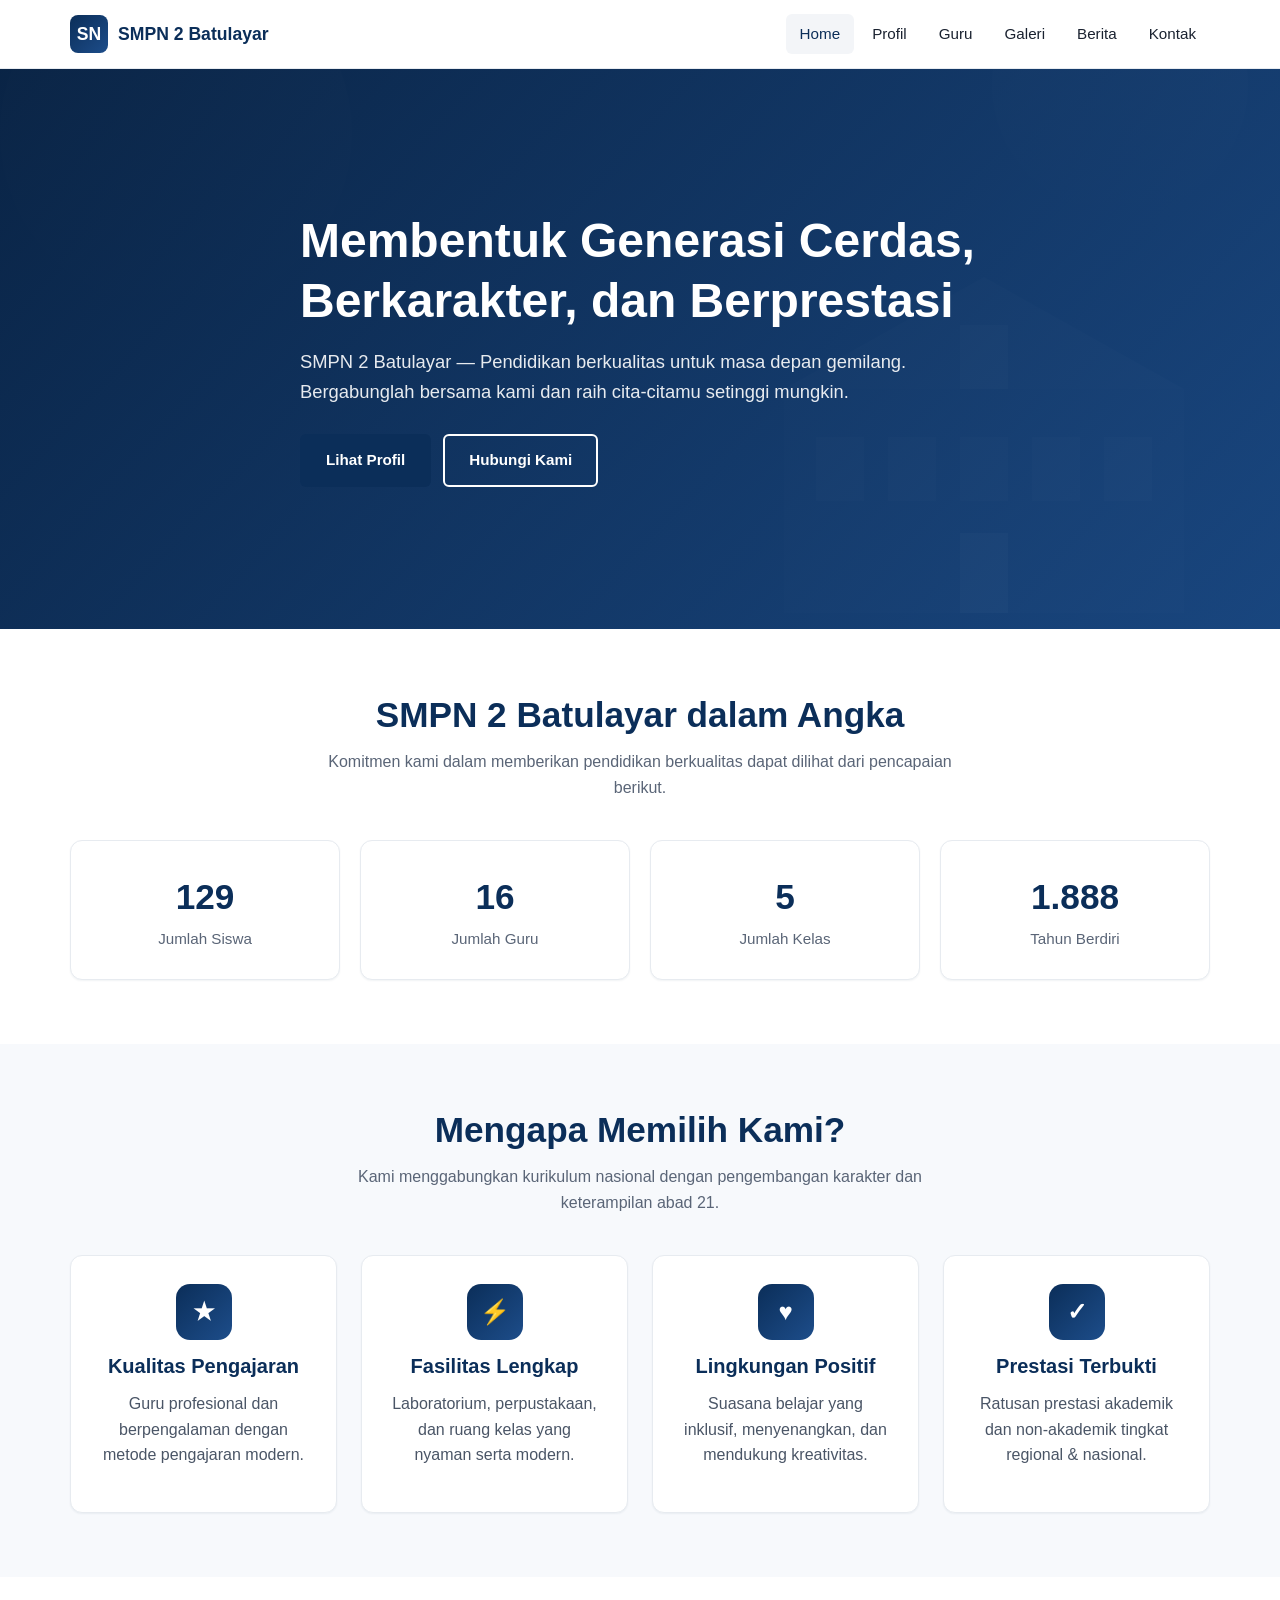
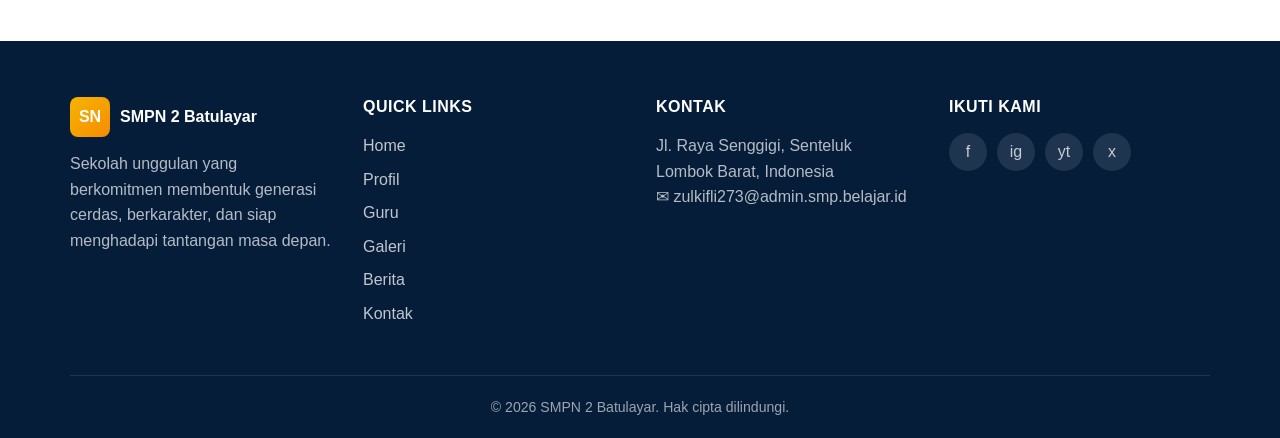
<file: index.html>
<!DOCTYPE html>
<html lang="id">
<head>
  <meta charset="UTF-8" />
  <meta name="viewport" content="width=device-width, initial-scale=1.0" />
  <title>SMPN 2 Batulayar - Sekolah Unggulan untuk Generasi Masa Depan</title>
  <meta name="description" content="SMPN 2 Batulayar adalah sekolah modern yang membentuk siswa berkarakter, kreatif, dan berprestasi melalui pendidikan berkualitas." />
  <meta name="keywords" content="SMPN 2 Batulayar, sekolah, pendidikan, profil sekolah, SMP, sekolah unggulan" />
  <meta name="author" content="SMPN 2 Batulayar" />
  <meta property="og:title" content="SMPN 2 Batulayar - Sekolah Unggulan" />
  <meta property="og:description" content="Membentuk generasi berkarakter, kreatif, dan berprestasi." />
  <meta property="og:type" content="website" />
  <link rel="stylesheet" href="css/style.css" />
</head>
<body>

  <!-- Navbar -->
  <header class="navbar">
    <div class="container nav-inner">
      <a href="index.html" class="nav-brand">
        <span class="logo">SN</span>
        <span>SMPN 2 Batulayar</span>
      </a>
      <button class="nav-toggle" aria-label="Buka menu" aria-expanded="false">
        <span></span><span></span><span></span>
      </button>
      <nav class="nav-menu" aria-label="Navigasi utama">
        <a href="index.html">Home</a>
        <a href="pages/profile.html">Profil</a>
        <a href="pages/teachers.html">Guru</a>
        <a href="pages/gallery.html">Galeri</a>
        <a href="pages/news.html">Berita</a>
        <a href="pages/contact.html">Kontak</a>
      </nav>
    </div>
  </header>

  <!-- Hero -->
  <section class="hero">
    <div class="container hero-content">
      <h1>Membentuk Generasi Cerdas, Berkarakter, dan Berprestasi</h1>
      <p class="tagline">SMPN 2 Batulayar — Pendidikan berkualitas untuk masa depan gemilang. Bergabunglah bersama kami dan raih cita-citamu setinggi mungkin.</p>
      <div class="hero-actions">
        <a href="pages/profile.html" class="btn btn-primary">Lihat Profil</a>
        <a href="pages/contact.html" class="btn btn-outline">Hubungi Kami</a>
      </div>
    </div>
  </section>

  <!-- Statistik -->
  <section class="section">
    <div class="container">
      <h2 class="section-title">SMPN 2 Batulayar dalam Angka</h2>
      <p class="section-sub">Komitmen kami dalam memberikan pendidikan berkualitas dapat dilihat dari pencapaian berikut.</p>
      <div class="stats-grid">
        <div class="stat-card">
          <span class="num" data-target="138">0</span>
          <span class="label">Jumlah Siswa</span>
        </div>
        <div class="stat-card">
          <span class="num" data-target="17">0</span>
          <span class="label">Jumlah Guru</span>
        </div>
        <div class="stat-card">
          <span class="num" data-target="6">0</span>
          <span class="label">Jumlah Kelas</span>
        </div>
        <div class="stat-card">
          <span class="num" data-target="2005">0</span>
          <span class="label">Tahun Berdiri</span>
        </div>
      </div>
    </div>
  </section>

  <!-- Keunggulan singkat -->
  <section class="section section-alt">
    <div class="container">
      <h2 class="section-title">Mengapa Memilih Kami?</h2>
      <p class="section-sub">Kami menggabungkan kurikulum nasional dengan pengembangan karakter dan keterampilan abad 21.</p>
      <div class="card-grid">
        <article class="value-card">
          <div class="icon">★</div>
          <h3>Kualitas Pengajaran</h3>
          <p>Guru profesional dan berpengalaman dengan metode pengajaran modern.</p>
        </article>
        <article class="value-card">
          <div class="icon">⚡</div>
          <h3>Fasilitas Lengkap</h3>
          <p>Laboratorium, perpustakaan, dan ruang kelas yang nyaman serta modern.</p>
        </article>
        <article class="value-card">
          <div class="icon">♥</div>
          <h3>Lingkungan Positif</h3>
          <p>Suasana belajar yang inklusif, menyenangkan, dan mendukung kreativitas.</p>
        </article>
        <article class="value-card">
          <div class="icon">✓</div>
          <h3>Prestasi Terbukti</h3>
          <p>Ratusan prestasi akademik dan non-akademik tingkat regional & nasional.</p>
        </article>
      </div>
    </div>
  </section>

  <!-- Footer -->
  <footer class="footer">
    <div class="container">
      <div class="footer-grid">
        <div>
          <div class="footer-brand">
            <span class="logo">SN</span>
            <span>SMPN 2 Batulayar</span>
          </div>
          <p>Sekolah unggulan yang berkomitmen membentuk generasi cerdas, berkarakter, dan siap menghadapi tantangan masa depan.</p>
        </div>
        <div>
          <h4>Quick Links</h4>
          <ul class="footer-links">
            <li><a href="index.html">Home</a></li>
            <li><a href="pages/profile.html">Profil</a></li>
            <li><a href="pages/teachers.html">Guru</a></li>
            <li><a href="pages/gallery.html">Galeri</a></li>
            <li><a href="pages/news.html">Berita</a></li>
            <li><a href="pages/contact.html">Kontak</a></li>
          </ul>
        </div>
        <div>
          <h4>Kontak</h4>
          <p>Jl. Raya Senggigi, Senteluk<br/>Lombok Barat, Indonesia<br/>✉ zulkifli273@admin.smp.belajar.id</p>
        </div>
        <div>
          <h4>Ikuti Kami</h4>
          <div class="social">
            <a href="#" aria-label="Facebook">f</a>
            <a href="#" aria-label="Instagram">ig</a>
            <a href="#" aria-label="YouTube">yt</a>
            <a href="#" aria-label="Twitter">x</a>
          </div>
        </div>
      </div>
      <div class="footer-bottom">
        &copy; <span id="year"></span> SMPN 2 Batulayar. Hak cipta dilindungi.
      </div>
    </div>
  </footer>

  <script src="js/script.js"></script>
</body>
</html>
</file>
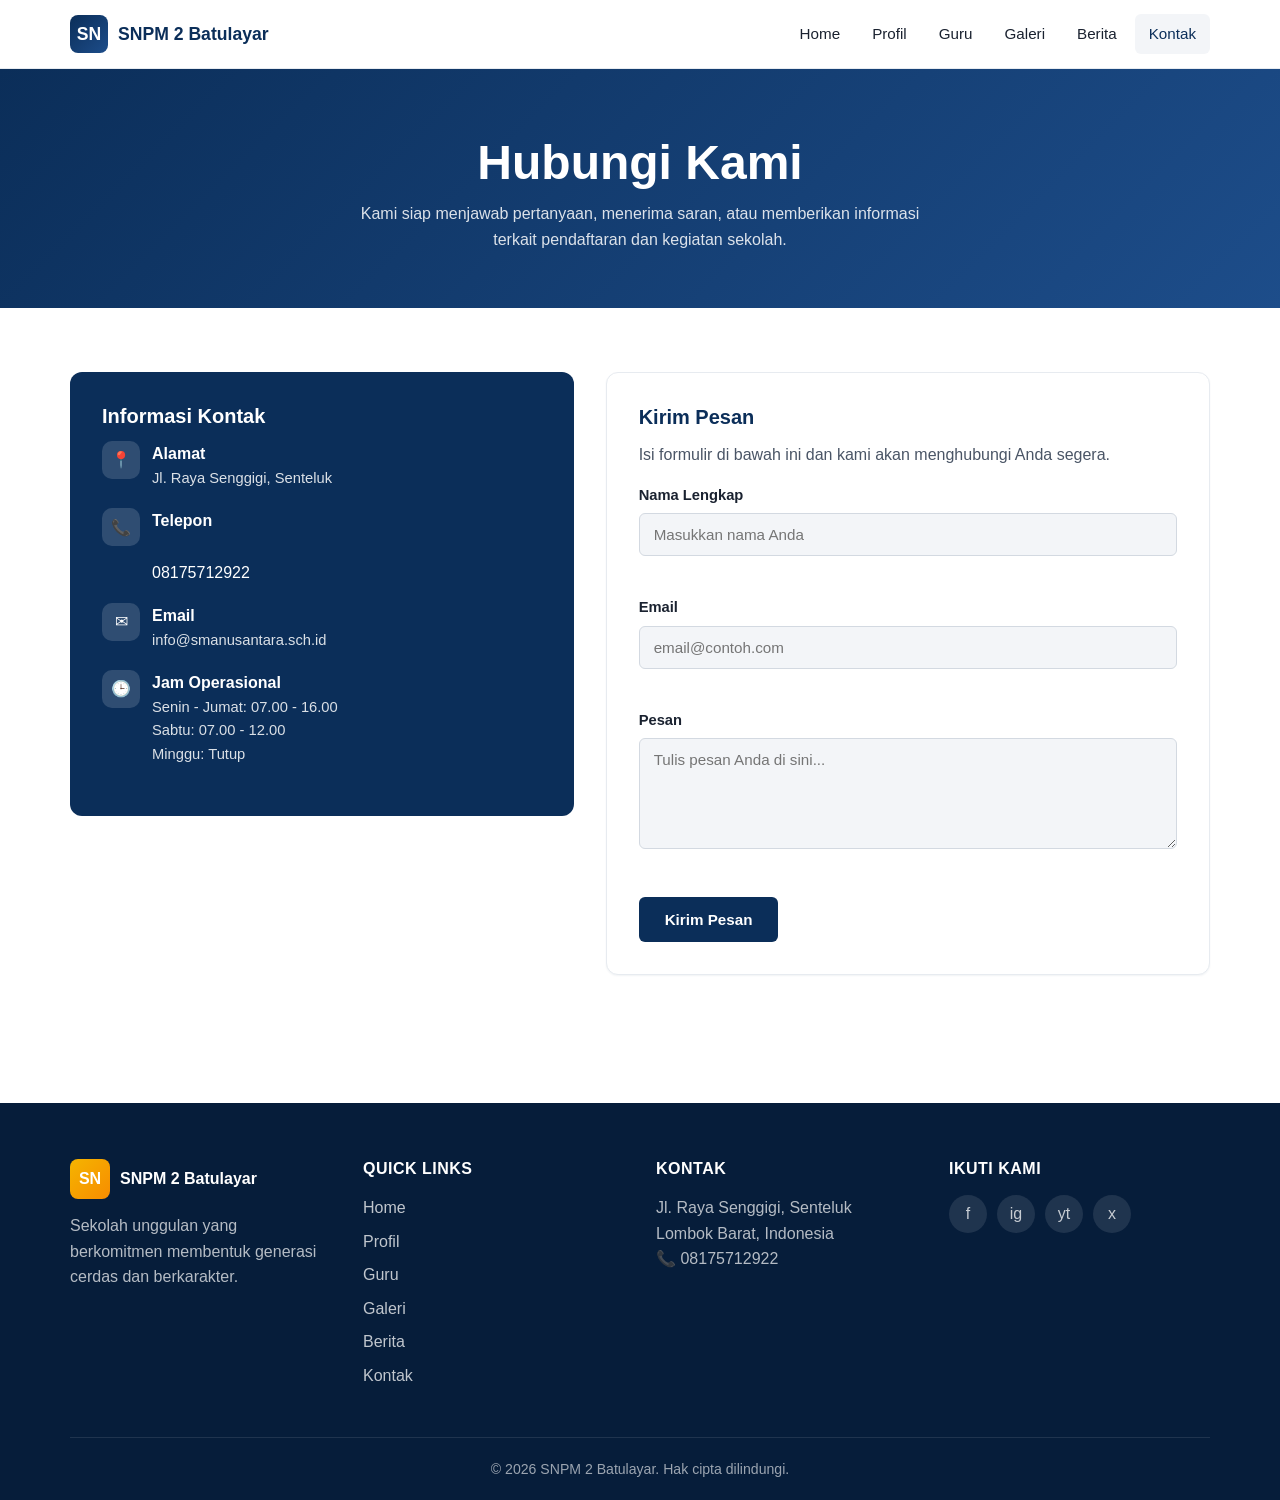
<file: pages/contact.html>
<!DOCTYPE html>
<html lang="id">
<head>
  <meta charset="UTF-8" />
  <meta name="viewport" content="width=device-width, initial-scale=1.0" />
  <title>Kontak - SNPM 2 Batulayar</title>
  <meta name="description" content="Hubungi SNPM 2 Batulayar — alamat, telepon, email, dan jam operasional." />
  <link rel="stylesheet" href="../css/style.css" />
</head>
<body>

  <header class="navbar">
    <div class="container nav-inner">
      <a href="../index.html" class="nav-brand"><span class="logo">SN</span><span>SNPM 2 Batulayar</span></a>
      <button class="nav-toggle" aria-label="Buka menu" aria-expanded="false"><span></span><span></span><span></span></button>
      <nav class="nav-menu">
        <a href="../index.html">Home</a>
        <a href="profile.html">Profil</a>
        <a href="teachers.html">Guru</a>
        <a href="gallery.html">Galeri</a>
        <a href="news.html">Berita</a>
        <a href="contact.html">Kontak</a>
      </nav>
    </div>
  </header>

  <section class="page-header">
    <div class="container">
      <h1>Hubungi Kami</h1>
      <p>Kami siap menjawab pertanyaan, menerima saran, atau memberikan informasi terkait pendaftaran dan kegiatan sekolah.</p>
    </div>
  </section>

  <section class="section">
    <div class="container">
      <div class="contact-grid">

        <aside class="contact-info-card">
          <h3>Informasi Kontak</h3>
          <div class="item">
            <div class="ic">📍</div>
            <div><strong>Alamat</strong><p>Jl. Raya Senggigi, Senteluk</p></div>
          </div>
          <div class="item">
            <div class="ic">📞</div>
            <div><strong>Telepon</strong><br/>08175712922</p></div>
          </div>
          <div class="item">
            <div class="ic">✉</div>
            <div><strong>Email</strong><p>info@smanusantara.sch.id</p></div>
          </div>
          <div class="item">
            <div class="ic">🕒</div>
            <div><strong>Jam Operasional</strong><p>Senin - Jumat: 07.00 - 16.00<br/>Sabtu: 07.00 - 12.00<br/>Minggu: Tutup</p></div>
          </div>
        </aside>

        <div class="contact-form">
          <h3>Kirim Pesan</h3>
          <p>Isi formulir di bawah ini dan kami akan menghubungi Anda segera.</p>

          <div class="form-success">✓ Pesan Anda berhasil dikirim. Terima kasih!</div>

          <form id="contact-form" novalidate>
            <div class="form-group">
              <label for="name">Nama Lengkap</label>
              <input id="name" name="name" type="text" placeholder="Masukkan nama Anda" />
              <span class="error-msg"></span>
            </div>
            <div class="form-group">
              <label for="email">Email</label>
              <input id="email" name="email" type="email" placeholder="email@contoh.com" />
              <span class="error-msg"></span>
            </div>
            <div class="form-group">
              <label for="message">Pesan</label>
              <textarea id="message" name="message" rows="5" placeholder="Tulis pesan Anda di sini..."></textarea>
              <span class="error-msg"></span>
            </div>
            <button type="submit" class="btn btn-primary">Kirim Pesan</button>
          </form>
        </div>

      </div>
    </div>
  </section>

  <footer class="footer">
    <div class="container">
      <div class="footer-grid">
        <div>
          <div class="footer-brand"><span class="logo">SN</span><span>SNPM 2 Batulayar</span></div>
          <p>Sekolah unggulan yang berkomitmen membentuk generasi cerdas dan berkarakter.</p>
        </div>
        <div>
          <h4>Quick Links</h4>
          <ul class="footer-links">
            <li><a href="../index.html">Home</a></li>
            <li><a href="profile.html">Profil</a></li>
            <li><a href="teachers.html">Guru</a></li>
            <li><a href="gallery.html">Galeri</a></li>
            <li><a href="news.html">Berita</a></li>
            <li><a href="contact.html">Kontak</a></li>
          </ul>
        </div>
        <div>
          <h4>Kontak</h4>
          <p>Jl. Raya Senggigi, Senteluk<br/>Lombok Barat, Indonesia<br/>📞 08175712922</p>
        </div>
        <div>
          <h4>Ikuti Kami</h4>
          <div class="social"><a href="#">f</a><a href="#">ig</a><a href="#">yt</a><a href="#">x</a></div>
        </div>
      </div>
      <div class="footer-bottom">&copy; <span id="year"></span> SNPM 2 Batulayar. Hak cipta dilindungi.</div>
    </div>
  </footer>

  <script src="../js/script.js"></script>
</body>
</html>
</file>
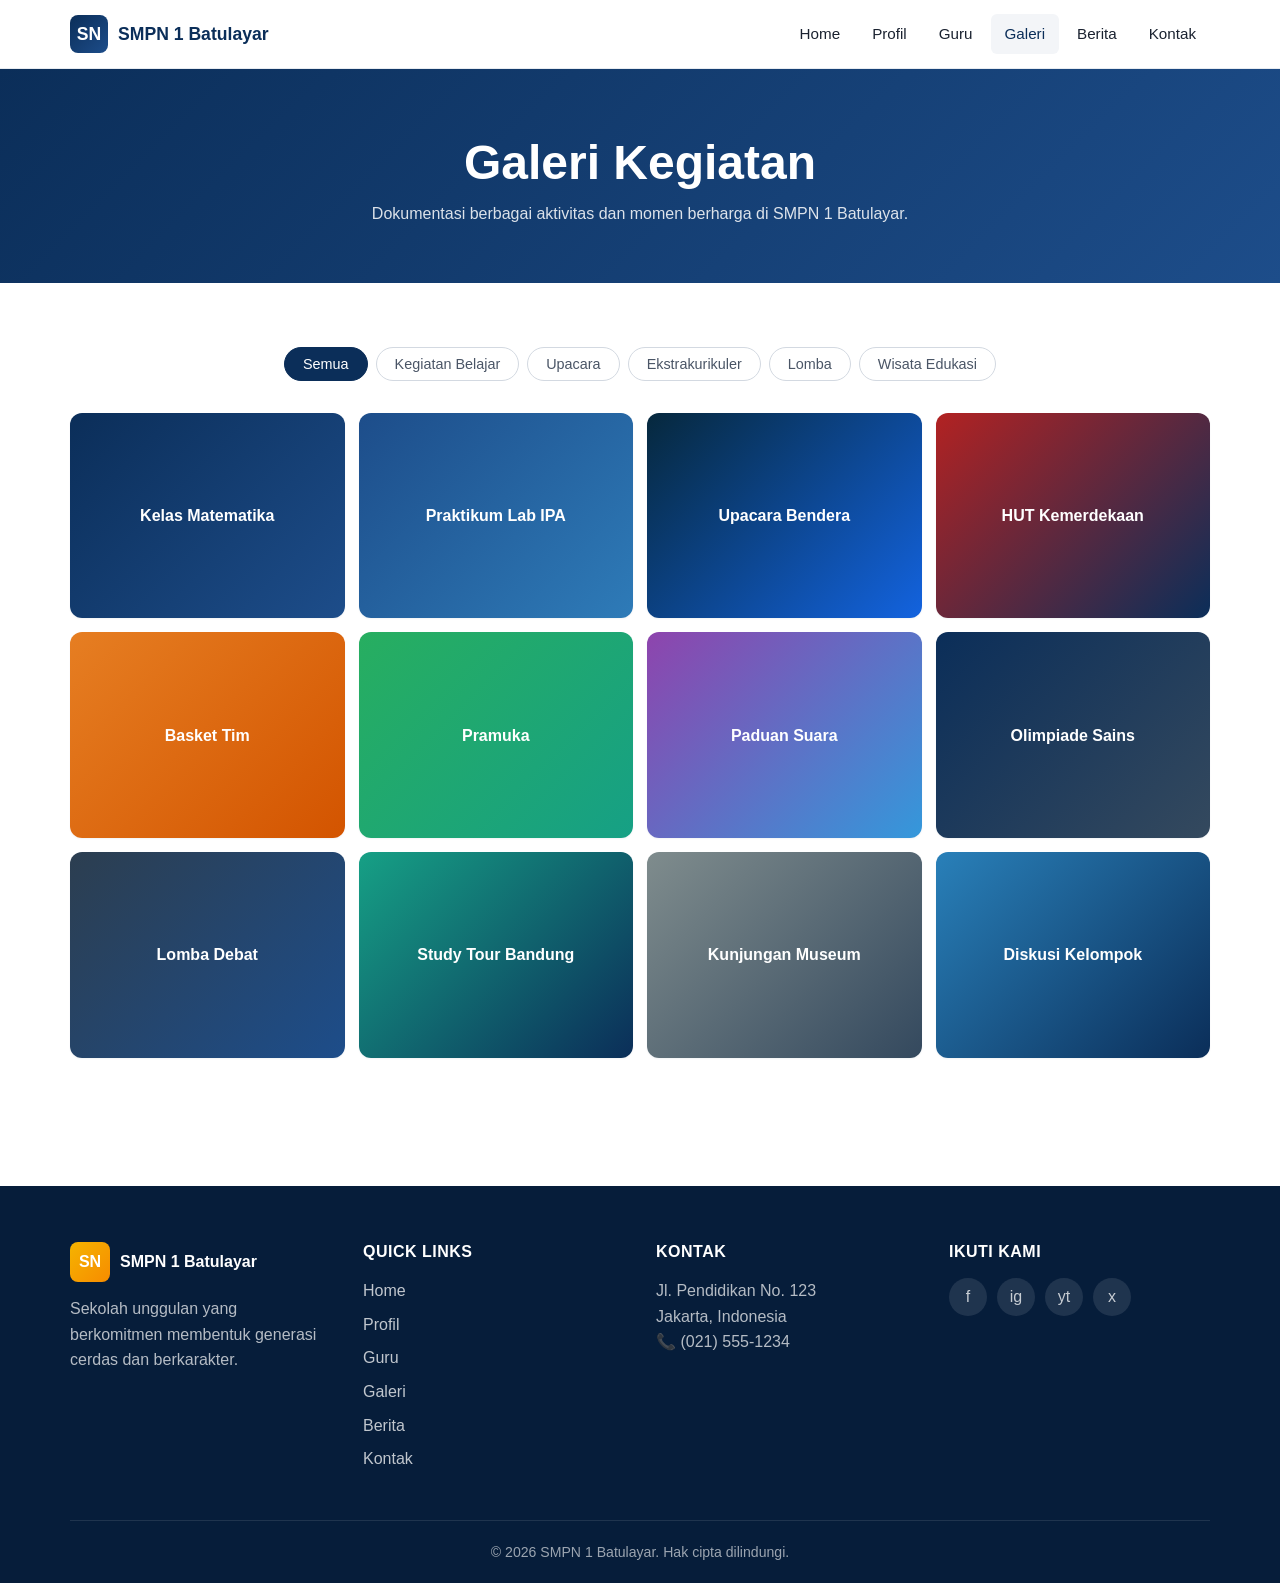
<file: pages/gallery.html>
<!DOCTYPE html>
<html lang="id">
<head>
  <meta charset="UTF-8" />
  <meta name="viewport" content="width=device-width, initial-scale=1.0" />
  <title>Galeri - SMPN 1 Batulayar</title>
  <meta name="description" content="Galeri kegiatan SMPN 1 Batulayar: belajar, upacara, ekstrakurikuler, lomba, dan wisata edukasi." />
  <link rel="stylesheet" href="../css/style.css" />
</head>
<body>

  <header class="navbar">
    <div class="container nav-inner">
      <a href="../index.html" class="nav-brand"><span class="logo">SN</span><span>SMPN 1 Batulayar</span></a>
      <button class="nav-toggle" aria-label="Buka menu" aria-expanded="false"><span></span><span></span><span></span></button>
      <nav class="nav-menu">
        <a href="../index.html">Home</a>
        <a href="profile.html">Profil</a>
        <a href="teachers.html">Guru</a>
        <a href="gallery.html">Galeri</a>
        <a href="news.html">Berita</a>
        <a href="contact.html">Kontak</a>
      </nav>
    </div>
  </header>

  <section class="page-header">
    <div class="container">
      <h1>Galeri Kegiatan</h1>
      <p>Dokumentasi berbagai aktivitas dan momen berharga di SMPN 1 Batulayar.</p>
    </div>
  </section>

  <section class="section">
    <div class="container">
      <div class="gallery-filter">
        <button class="active" data-filter="all">Semua</button>
        <button data-filter="belajar">Kegiatan Belajar</button>
        <button data-filter="upacara">Upacara</button>
        <button data-filter="ekstra">Ekstrakurikuler</button>
        <button data-filter="lomba">Lomba</button>
        <button data-filter="wisata">Wisata Edukasi</button>
      </div>

      <div class="gallery-grid">
        <div class="gallery-item" data-category="belajar" data-title="Kelas Matematika">
          <div class="ph" style="background:linear-gradient(135deg,#0b2e59,#1d4d8a);">Kelas Matematika</div>
          <div class="overlay">Lihat</div>
        </div>
        <div class="gallery-item" data-category="belajar" data-title="Praktikum Lab IPA">
          <div class="ph" style="background:linear-gradient(135deg,#1d4d8a,#2e7bb8);">Praktikum Lab IPA</div>
          <div class="overlay">Lihat</div>
        </div>
        <div class="gallery-item" data-category="upacara" data-title="Upacara Bendera">
          <div class="ph" style="background:linear-gradient(135deg,#06283d,#1363df);">Upacara Bendera</div>
          <div class="overlay">Lihat</div>
        </div>
        <div class="gallery-item" data-category="upacara" data-title="HUT Kemerdekaan">
          <div class="ph" style="background:linear-gradient(135deg,#b22222,#0b2e59);">HUT Kemerdekaan</div>
          <div class="overlay">Lihat</div>
        </div>
        <div class="gallery-item" data-category="ekstra" data-title="Basket Tim">
          <div class="ph" style="background:linear-gradient(135deg,#e67e22,#d35400);">Basket Tim</div>
          <div class="overlay">Lihat</div>
        </div>
        <div class="gallery-item" data-category="ekstra" data-title="Pramuka">
          <div class="ph" style="background:linear-gradient(135deg,#27ae60,#16a085);">Pramuka</div>
          <div class="overlay">Lihat</div>
        </div>
        <div class="gallery-item" data-category="ekstra" data-title="Paduan Suara">
          <div class="ph" style="background:linear-gradient(135deg,#8e44ad,#3498db);">Paduan Suara</div>
          <div class="overlay">Lihat</div>
        </div>
        <div class="gallery-item" data-category="lomba" data-title="Olimpiade Sains">
          <div class="ph" style="background:linear-gradient(135deg,#0b2e59,#34495e);">Olimpiade Sains</div>
          <div class="overlay">Lihat</div>
        </div>
        <div class="gallery-item" data-category="lomba" data-title="Lomba Debat">
          <div class="ph" style="background:linear-gradient(135deg,#2c3e50,#1d4d8a);">Lomba Debat</div>
          <div class="overlay">Lihat</div>
        </div>
        <div class="gallery-item" data-category="wisata" data-title="Study Tour Bandung">
          <div class="ph" style="background:linear-gradient(135deg,#16a085,#0b2e59);">Study Tour Bandung</div>
          <div class="overlay">Lihat</div>
        </div>
        <div class="gallery-item" data-category="wisata" data-title="Kunjungan Museum">
          <div class="ph" style="background:linear-gradient(135deg,#7f8c8d,#34495e);">Kunjungan Museum</div>
          <div class="overlay">Lihat</div>
        </div>
        <div class="gallery-item" data-category="belajar" data-title="Diskusi Kelompok">
          <div class="ph" style="background:linear-gradient(135deg,#2980b9,#0b2e59);">Diskusi Kelompok</div>
          <div class="overlay">Lihat</div>
        </div>
      </div>
    </div>
  </section>

  <!-- Lightbox -->
  <div class="lightbox" role="dialog" aria-modal="true">
    <button class="lightbox-close" aria-label="Tutup">&times;</button>
    <div class="lightbox-content"></div>
  </div>

  <footer class="footer">
    <div class="container">
      <div class="footer-grid">
        <div>
          <div class="footer-brand"><span class="logo">SN</span><span>SMPN 1 Batulayar</span></div>
          <p>Sekolah unggulan yang berkomitmen membentuk generasi cerdas dan berkarakter.</p>
        </div>
        <div>
          <h4>Quick Links</h4>
          <ul class="footer-links">
            <li><a href="../index.html">Home</a></li>
            <li><a href="profile.html">Profil</a></li>
            <li><a href="teachers.html">Guru</a></li>
            <li><a href="gallery.html">Galeri</a></li>
            <li><a href="news.html">Berita</a></li>
            <li><a href="contact.html">Kontak</a></li>
          </ul>
        </div>
        <div>
          <h4>Kontak</h4>
          <p>Jl. Pendidikan No. 123<br/>Jakarta, Indonesia<br/>📞 (021) 555-1234</p>
        </div>
        <div>
          <h4>Ikuti Kami</h4>
          <div class="social"><a href="#">f</a><a href="#">ig</a><a href="#">yt</a><a href="#">x</a></div>
        </div>
      </div>
      <div class="footer-bottom">&copy; <span id="year"></span> SMPN 1 Batulayar. Hak cipta dilindungi.</div>
    </div>
  </footer>

  <script src="../js/script.js"></script>
</body>
</html>
</file>
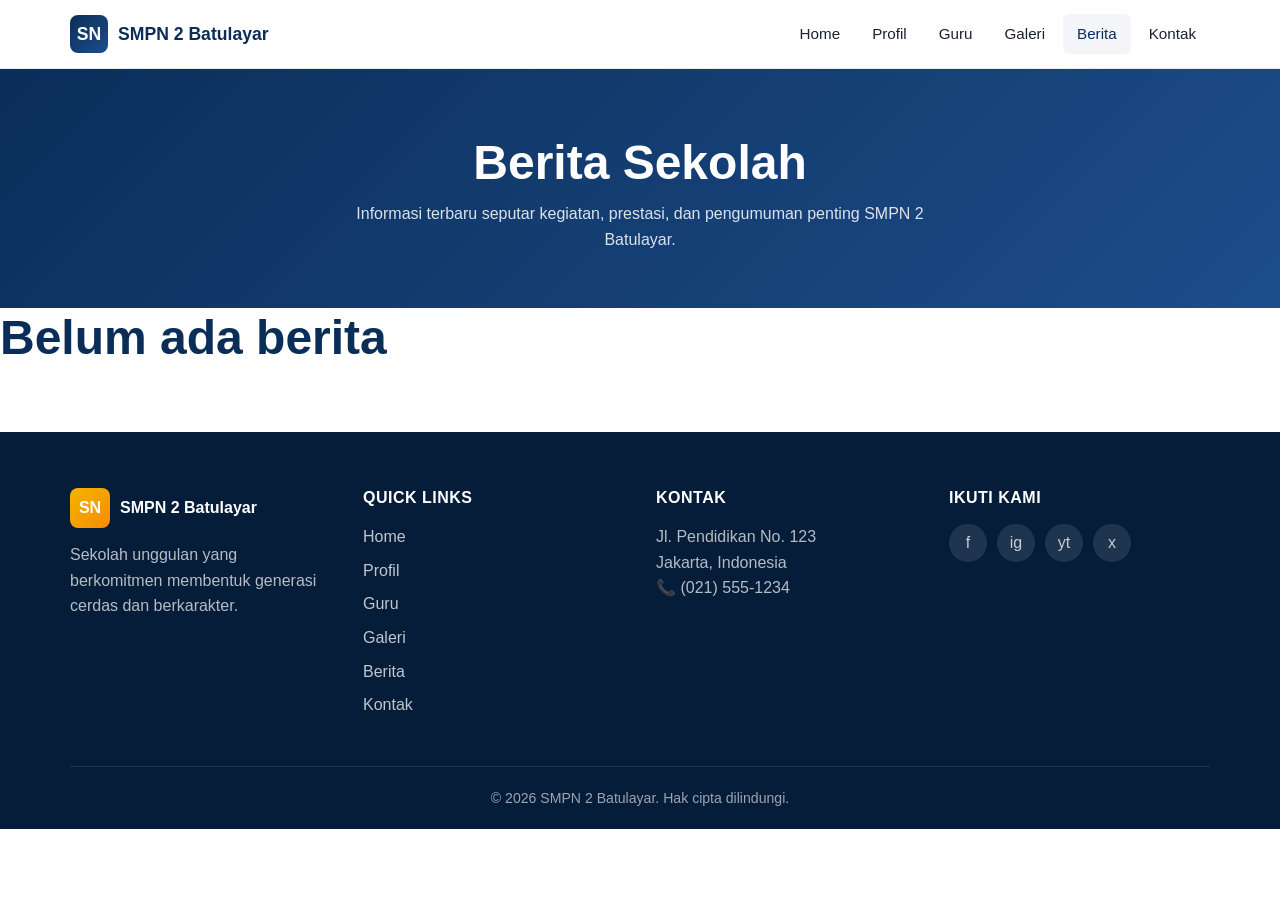
<file: pages/news.html>
<!DOCTYPE html>
<html lang="id">
<head>
  <meta charset="UTF-8" />
  <meta name="viewport" content="width=device-width, initial-scale=1.0" />
  <title>Berita Sekolah - SMPN 2 Batulayar</title>
  <meta name="description" content="Kabar terbaru dan kegiatan terkini SMPN 2 Batulayar." />
  <link rel="stylesheet" href="../css/style.css" />
</head>
<body>

  <header class="navbar">
    <div class="container nav-inner">
      <a href="../index.html" class="nav-brand"><span class="logo">SN</span><span>SMPN 2 Batulayar</span></a>
      <button class="nav-toggle" aria-label="Buka menu" aria-expanded="false"><span></span><span></span><span></span></button>
      <nav class="nav-menu">
        <a href="../index.html">Home</a>
        <a href="profile.html">Profil</a>
        <a href="teachers.html">Guru</a>
        <a href="gallery.html">Galeri</a>
        <a href="news.html">Berita</a>
        <a href="contact.html">Kontak</a>
      </nav>
    </div>
  </header>

  <section class="page-header">
    <div class="container">
      <h1>Berita Sekolah</h1>
      <p>Informasi terbaru seputar kegiatan, prestasi, dan pengumuman penting SMPN 2 Batulayar.</p>
    </div>
  </section>

  <!-- <section class="section">
    <div class="container">
      <div class="news-grid">
        <article class="news-card">
          <div class="news-thumb" style="background:linear-gradient(135deg,#0b2e59,#1d4d8a);">Juara Olimpiade Sains</div>
          <div class="news-body">
            <span class="news-date">12 Mei 2025</span>
            <h3>Siswa Kami Juara 1 Olimpiade Sains Nasional</h3>
            <p>Tim Olimpiade SMPN 2 Batulayar berhasil meraih medali emas pada ajang OSN tingkat nasional di Surabaya.</p>
            <a href="#" class="btn btn-ghost">Baca Selengkapnya</a>
          </div>
        </article>

        <article class="news-card">
          <div class="news-thumb" style="background:linear-gradient(135deg,#27ae60,#16a085);">Pekan Literasi</div>
          <div class="news-body">
            <span class="news-date">28 April 2025</span>
            <h3>Pekan Literasi Sekolah 2025 Sukses Digelar</h3>
            <p>Berbagai kegiatan menarik seperti lomba puisi, cerpen, dan bedah buku meramaikan pekan literasi tahun ini.</p>
            <a href="#" class="btn btn-ghost">Baca Selengkapnya</a>
          </div>
        </article>

        <article class="news-card">
          <div class="news-thumb" style="background:linear-gradient(135deg,#e67e22,#d35400);">Festival Seni</div>
          <div class="news-body">
            <span class="news-date">15 April 2025</span>
            <h3>Festival Seni dan Budaya Tahunan</h3>
            <p>Para siswa menampilkan beragam pertunjukan seni tradisional dan modern di hadapan orang tua dan tamu undangan.</p>
            <a href="#" class="btn btn-ghost">Baca Selengkapnya</a>
          </div>
        </article>

        <article class="news-card">
          <div class="news-thumb" style="background:linear-gradient(135deg,#8e44ad,#3498db);">Kerja Sama Universitas</div>
          <div class="news-body">
            <span class="news-date">02 April 2025</span>
            <h3>MoU dengan Universitas Terkemuka</h3>
            <p>SMPN 2 Batulayar menandatangani kerja sama dengan universitas nasional untuk program akselerasi siswa berprestasi.</p>
            <a href="#" class="btn btn-ghost">Baca Selengkapnya</a>
          </div>
        </article>

        <article class="news-card">
          <div class="news-thumb" style="background:linear-gradient(135deg,#b22222,#0b2e59);">Bakti Sosial</div>
          <div class="news-body">
            <span class="news-date">20 Maret 2025</span>
            <h3>Bakti Sosial OSIS ke Panti Asuhan</h3>
            <p>OSIS bersama siswa mengadakan kegiatan bakti sosial dan donasi ke panti asuhan di sekitar Jakarta.</p>
            <a href="#" class="btn btn-ghost">Baca Selengkapnya</a>
          </div>
        </article>

        <article class="news-card">
          <div class="news-thumb" style="background:linear-gradient(135deg,#2980b9,#0b2e59);">Wisuda 2025</div>
          <div class="news-body">
            <span class="news-date">05 Maret 2025</span>
            <h3>Wisuda dan Pelepasan Siswa Kelas XII</h3>
            <p>Sebanyak 312 siswa mengikuti prosesi wisuda dengan tingkat kelulusan 100%. Selamat dan sukses!</p>
            <a href="#" class="btn btn-ghost">Baca Selengkapnya</a>
          </div>
        </article>
      </div>
    </div>
  </section> -->

  <h1>Belum ada berita</h1>

  <footer class="footer">
    <div class="container">
      <div class="footer-grid">
        <div>
          <div class="footer-brand"><span class="logo">SN</span><span>SMPN 2 Batulayar</span></div>
          <p>Sekolah unggulan yang berkomitmen membentuk generasi cerdas dan berkarakter.</p>
        </div>
        <div>
          <h4>Quick Links</h4>
          <ul class="footer-links">
            <li><a href="../index.html">Home</a></li>
            <li><a href="profile.html">Profil</a></li>
            <li><a href="teachers.html">Guru</a></li>
            <li><a href="gallery.html">Galeri</a></li>
            <li><a href="news.html">Berita</a></li>
            <li><a href="contact.html">Kontak</a></li>
          </ul>
        </div>
        <div>
          <h4>Kontak</h4>
          <p>Jl. Pendidikan No. 123<br/>Jakarta, Indonesia<br/>📞 (021) 555-1234</p>
        </div>
        <div>
          <h4>Ikuti Kami</h4>
          <div class="social"><a href="#">f</a><a href="#">ig</a><a href="#">yt</a><a href="#">x</a></div>
        </div>
      </div>
      <div class="footer-bottom">&copy; <span id="year"></span> SMPN 2 Batulayar. Hak cipta dilindungi.</div>
    </div>
  </footer>

  <script src="../js/script.js"></script>
</body>
</html>
</file>
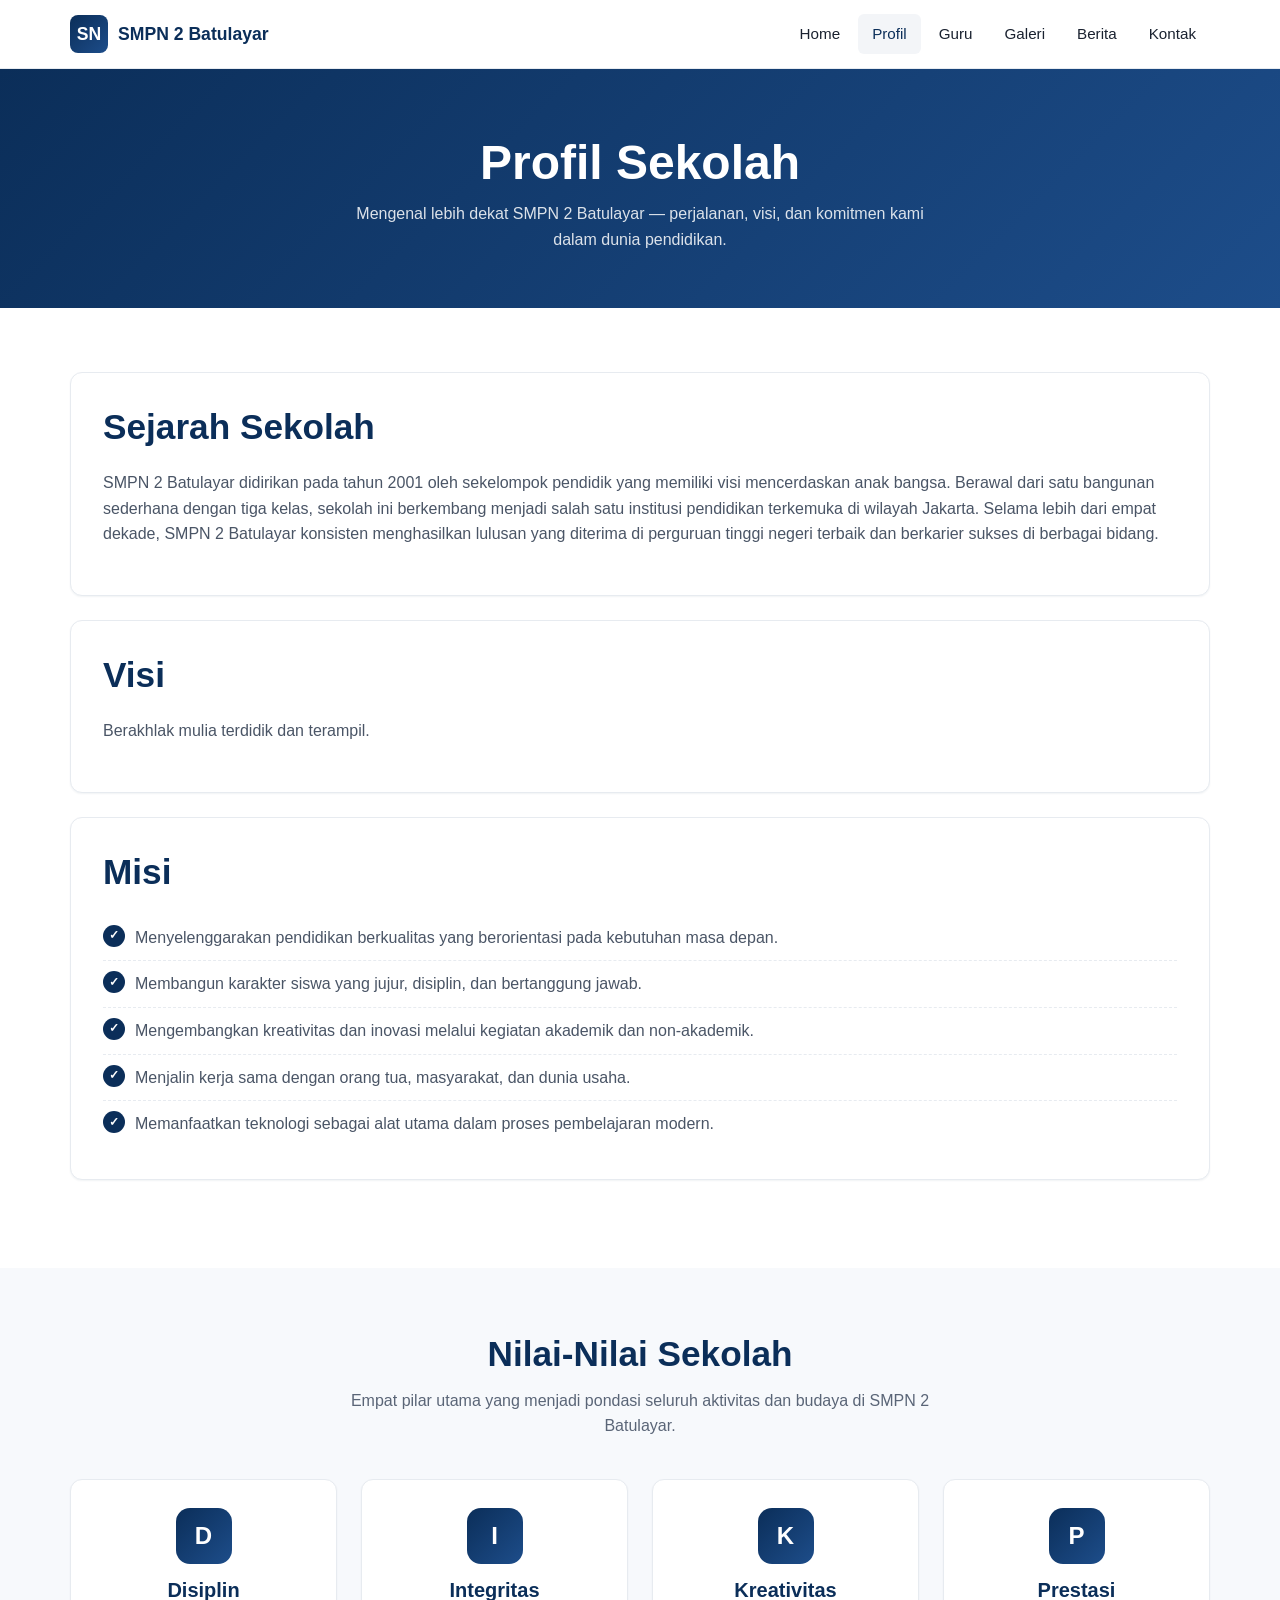
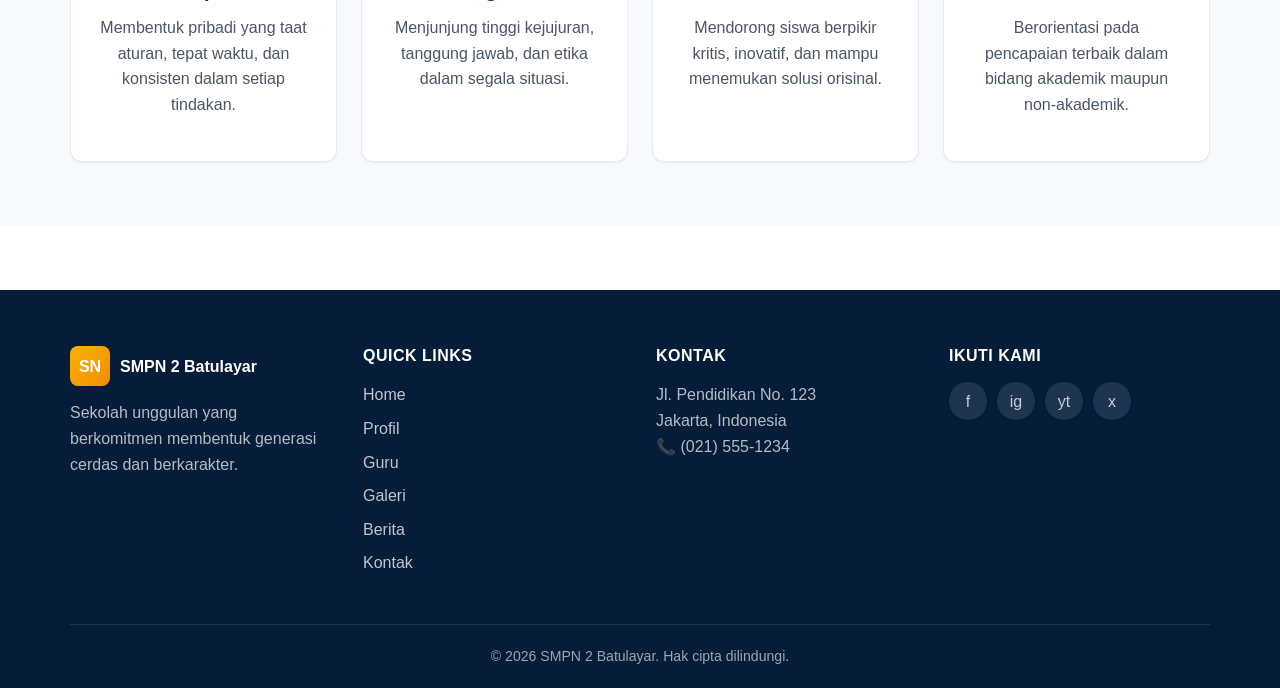
<file: pages/profile.html>
<!DOCTYPE html>
<html lang="id">
<head>
  <meta charset="UTF-8" />
  <meta name="viewport" content="width=device-width, initial-scale=1.0" />
  <title>Profil Sekolah - SMPN 2 Batulayar</title>
  <meta name="description" content="Sejarah, visi, misi, dan nilai-nilai SMPN 2 Batulayar." />
  <link rel="stylesheet" href="../css/style.css" />
</head>
<body>

  <header class="navbar">
    <div class="container nav-inner">
      <a href="../index.html" class="nav-brand"><span class="logo">SN</span><span>SMPN 2 Batulayar</span></a>
      <button class="nav-toggle" aria-label="Buka menu" aria-expanded="false"><span></span><span></span><span></span></button>
      <nav class="nav-menu">
        <a href="../index.html">Home</a>
        <a href="profile.html">Profil</a>
        <a href="teachers.html">Guru</a>
        <a href="gallery.html">Galeri</a>
        <a href="news.html">Berita</a>
        <a href="contact.html">Kontak</a>
      </nav>
    </div>
  </header>

  <section class="page-header">
    <div class="container">
      <h1>Profil Sekolah</h1>
      <p>Mengenal lebih dekat SMPN 2 Batulayar — perjalanan, visi, dan komitmen kami dalam dunia pendidikan.</p>
    </div>
  </section>

  <section class="section">
    <div class="container">
      <article class="profile-block">
        <h2>Sejarah Sekolah</h2>
        <p>SMPN 2 Batulayar didirikan pada tahun 2001 oleh sekelompok pendidik yang memiliki visi mencerdaskan anak bangsa. Berawal dari satu bangunan sederhana dengan tiga kelas, sekolah ini berkembang menjadi salah satu institusi pendidikan terkemuka di wilayah Jakarta. Selama lebih dari empat dekade, SMPN 2 Batulayar konsisten menghasilkan lulusan yang diterima di perguruan tinggi negeri terbaik dan berkarier sukses di berbagai bidang.</p>
      </article>

      <article class="profile-block">
        <h2>Visi</h2>
        <p>Berakhlak mulia terdidik dan terampil.</p>
      </article>

      <article class="profile-block">
        <h2>Misi</h2>
        <ul class="misi">
          <li>Menyelenggarakan pendidikan berkualitas yang berorientasi pada kebutuhan masa depan.</li>
          <li>Membangun karakter siswa yang jujur, disiplin, dan bertanggung jawab.</li>
          <li>Mengembangkan kreativitas dan inovasi melalui kegiatan akademik dan non-akademik.</li>
          <li>Menjalin kerja sama dengan orang tua, masyarakat, dan dunia usaha.</li>
          <li>Memanfaatkan teknologi sebagai alat utama dalam proses pembelajaran modern.</li>
        </ul>
      </article>
    </div>
  </section>

  <section class="section section-alt">
    <div class="container">
      <h2 class="section-title">Nilai-Nilai Sekolah</h2>
      <p class="section-sub">Empat pilar utama yang menjadi pondasi seluruh aktivitas dan budaya di SMPN 2 Batulayar.</p>
      <div class="card-grid">
        <article class="value-card">
          <div class="icon">D</div>
          <h3>Disiplin</h3>
          <p>Membentuk pribadi yang taat aturan, tepat waktu, dan konsisten dalam setiap tindakan.</p>
        </article>
        <article class="value-card">
          <div class="icon">I</div>
          <h3>Integritas</h3>
          <p>Menjunjung tinggi kejujuran, tanggung jawab, dan etika dalam segala situasi.</p>
        </article>
        <article class="value-card">
          <div class="icon">K</div>
          <h3>Kreativitas</h3>
          <p>Mendorong siswa berpikir kritis, inovatif, dan mampu menemukan solusi orisinal.</p>
        </article>
        <article class="value-card">
          <div class="icon">P</div>
          <h3>Prestasi</h3>
          <p>Berorientasi pada pencapaian terbaik dalam bidang akademik maupun non-akademik.</p>
        </article>
      </div>
    </div>
  </section>

  <footer class="footer">
    <div class="container">
      <div class="footer-grid">
        <div>
          <div class="footer-brand"><span class="logo">SN</span><span>SMPN 2 Batulayar</span></div>
          <p>Sekolah unggulan yang berkomitmen membentuk generasi cerdas dan berkarakter.</p>
        </div>
        <div>
          <h4>Quick Links</h4>
          <ul class="footer-links">
            <li><a href="../index.html">Home</a></li>
            <li><a href="profile.html">Profil</a></li>
            <li><a href="teachers.html">Guru</a></li>
            <li><a href="gallery.html">Galeri</a></li>
            <li><a href="news.html">Berita</a></li>
            <li><a href="contact.html">Kontak</a></li>
          </ul>
        </div>
        <div>
          <h4>Kontak</h4>
          <p>Jl. Pendidikan No. 123<br/>Jakarta, Indonesia<br/>📞 (021) 555-1234</p>
        </div>
        <div>
          <h4>Ikuti Kami</h4>
          <div class="social">
            <a href="#">f</a><a href="#">ig</a><a href="#">yt</a><a href="#">x</a>
          </div>
        </div>
      </div>
      <div class="footer-bottom">&copy; <span id="year"></span> SMPN 2 Batulayar. Hak cipta dilindungi.</div>
    </div>
  </footer>

  <script src="../js/script.js"></script>
</body>
</html>
</file>
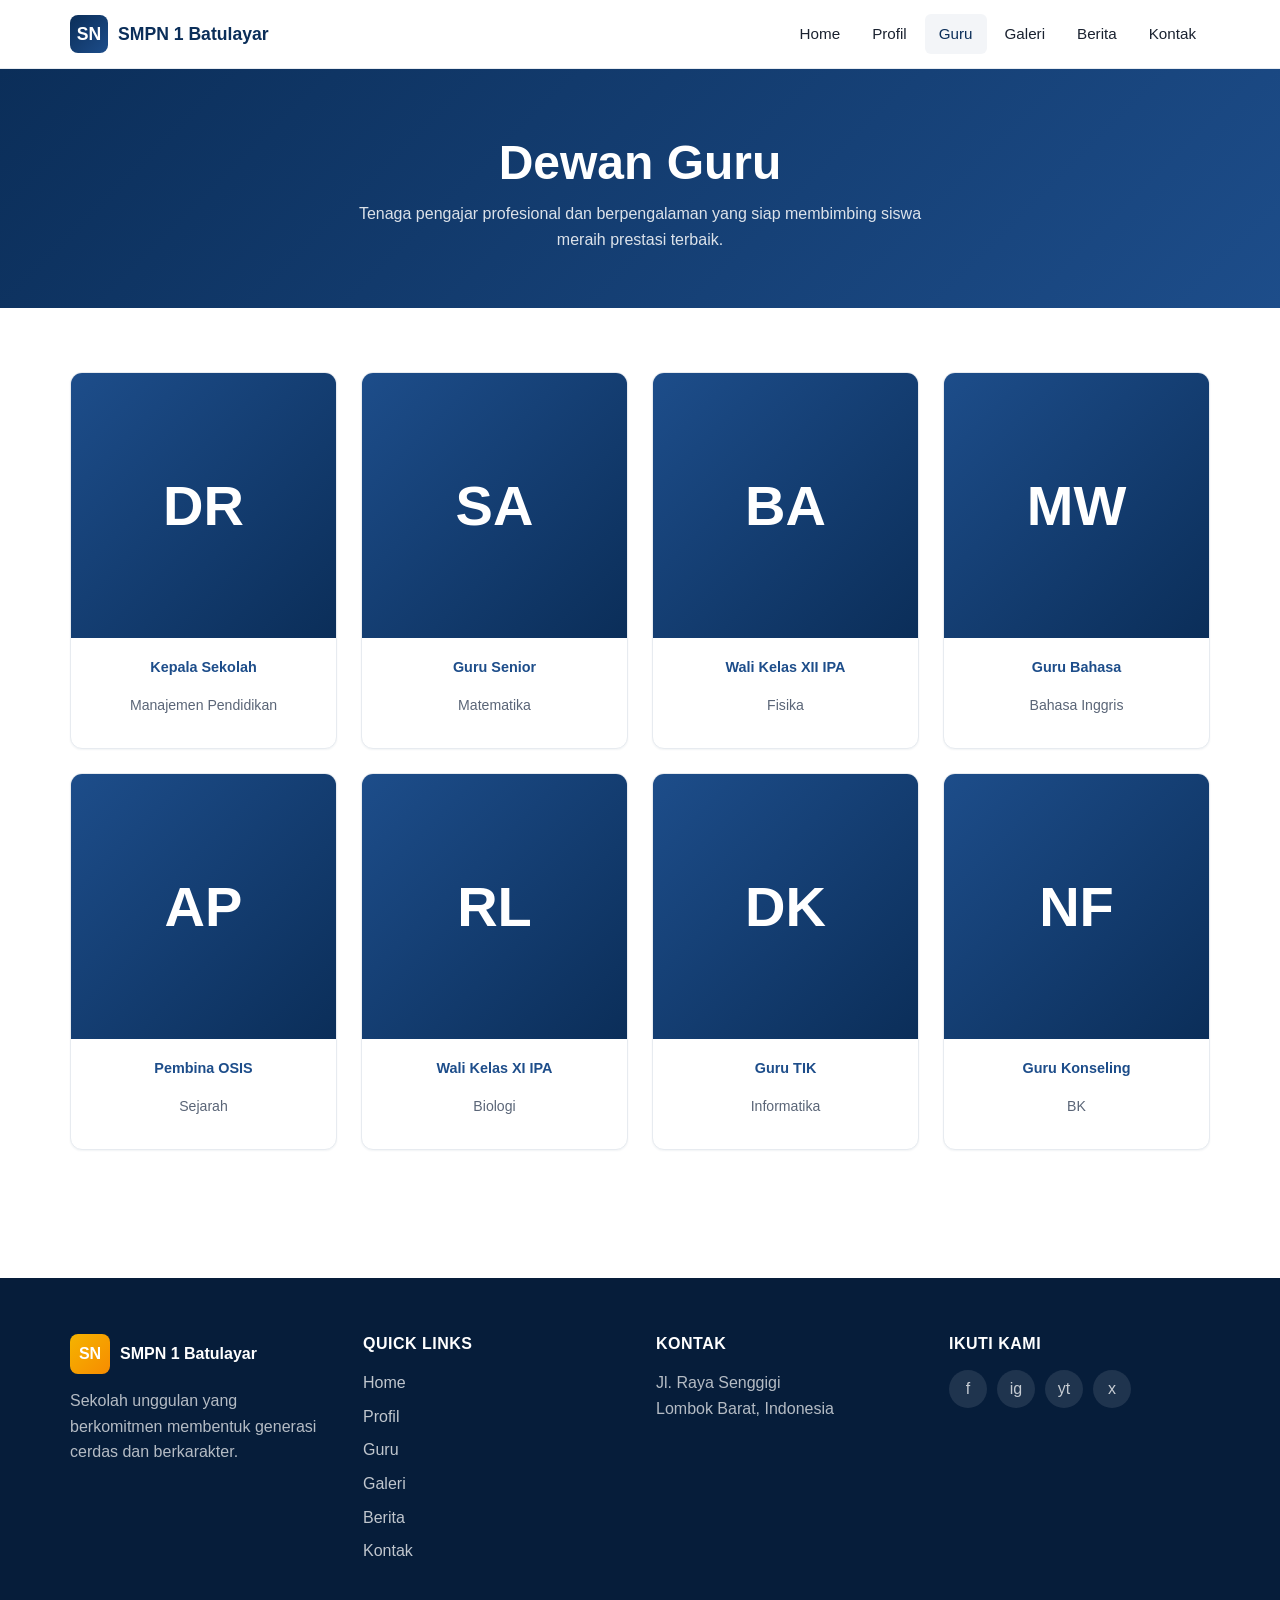
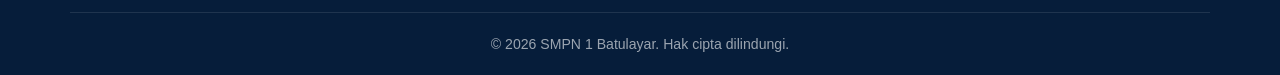
<file: pages/teachers.html>
<!DOCTYPE html>
<html lang="id">
<head>
  <meta charset="UTF-8" />
  <meta name="viewport" content="width=device-width, initial-scale=1.0" />
  <title>Dewan Guru - SMPN 1 Batulayar</title>
  <meta name="description" content="Daftar guru dan tenaga pengajar SMPN 1 Batulayar." />
  <link rel="stylesheet" href="../css/style.css" />
</head>
<body>

  <header class="navbar">
    <div class="container nav-inner">
      <a href="../index.html" class="nav-brand"><span class="logo">SN</span><span>SMPN 1 Batulayar</span></a>
      <button class="nav-toggle" aria-label="Buka menu" aria-expanded="false"><span></span><span></span><span></span></button>
      <nav class="nav-menu">
        <a href="../index.html">Home</a>
        <a href="profile.html">Profil</a>
        <a href="teachers.html">Guru</a>
        <a href="gallery.html">Galeri</a>
        <a href="news.html">Berita</a>
        <a href="contact.html">Kontak</a>
      </nav>
    </div>
  </header>

  <section class="page-header">
    <div class="container">
      <h1>Dewan Guru</h1>
      <p>Tenaga pengajar profesional dan berpengalaman yang siap membimbing siswa meraih prestasi terbaik.</p>
    </div>
  </section>

  <section class="section">
    <div class="container">
      <div class="teacher-grid">
        <article class="teacher-card">
          <div class="avatar">DR</div>
          <div class="teacher-info">
            <!-- <h3>Dr. Rahmat Hidayat, M.Pd.</h3> -->
            <p class="role">Kepala Sekolah</p>
            <p class="subject">Manajemen Pendidikan</p>
          </div>
        </article>
        <article class="teacher-card">
          <div class="avatar">SA</div>
          <div class="teacher-info">
            <!-- <h3>Siti Aminah, S.Pd.</h3> -->
            <p class="role">Guru Senior</p>
            <p class="subject">Matematika</p>
          </div>
        </article>
        <article class="teacher-card">
          <div class="avatar">BA</div>
          <div class="teacher-info">
            <!-- <h3>Budi Anggara, M.Sc.</h3> -->
            <p class="role">Wali Kelas XII IPA</p>
            <p class="subject">Fisika</p>
          </div>
        </article>
        <article class="teacher-card">
          <div class="avatar">MW</div>
          <div class="teacher-info">
            <!-- <h3>Maya Wijaya, S.S.</h3> -->
            <p class="role">Guru Bahasa</p>
            <p class="subject">Bahasa Inggris</p>
          </div>
        </article>
        <article class="teacher-card">
          <div class="avatar">AP</div>
          <div class="teacher-info">
            <!-- <h3>Agus Pratama, S.Pd.</h3> -->
            <p class="role">Pembina OSIS</p>
            <p class="subject">Sejarah</p>
          </div>
        </article>
        <article class="teacher-card">
          <div class="avatar">RL</div>
          <div class="teacher-info">
            <!-- <h3>Ratih Lestari, S.Si.</h3> -->
            <p class="role">Wali Kelas XI IPA</p>
            <p class="subject">Biologi</p>
          </div>
        </article>
        <article class="teacher-card">
          <div class="avatar">DK</div>
          <div class="teacher-info">
            <!-- <h3>Dimas Kurniawan, S.Kom.</h3> -->
            <p class="role">Guru TIK</p>
            <p class="subject">Informatika</p>
          </div>
        </article>
        <article class="teacher-card">
          <div class="avatar">NF</div>
          <div class="teacher-info">
            <!-- <h3>Nurul Fitriani, S.Pd.</h3> -->
            <p class="role">Guru Konseling</p>
            <p class="subject">BK</p>
          </div>
        </article>
      </div>
    </div>
  </section>

  <footer class="footer">
    <div class="container">
      <div class="footer-grid">
        <div>
          <div class="footer-brand"><span class="logo">SN</span><span>SMPN 1 Batulayar</span></div>
          <p>Sekolah unggulan yang berkomitmen membentuk generasi cerdas dan berkarakter.</p>
        </div>
        <div>
          <h4>Quick Links</h4>
          <ul class="footer-links">
            <li><a href="../index.html">Home</a></li>
            <li><a href="profile.html">Profil</a></li>
            <li><a href="teachers.html">Guru</a></li>
            <li><a href="gallery.html">Galeri</a></li>
            <li><a href="news.html">Berita</a></li>
            <li><a href="contact.html">Kontak</a></li>
          </ul>
        </div>
        <div>
          <h4>Kontak</h4>
          <p>Jl. Raya Senggigi<br/>Lombok Barat, Indonesia<br/></p>
        </div>
        <div>
          <h4>Ikuti Kami</h4>
          <div class="social"><a href="#">f</a><a href="#">ig</a><a href="#">yt</a><a href="#">x</a></div>
        </div>
      </div>
      <div class="footer-bottom">&copy; <span id="year"></span> SMPN 1 Batulayar. Hak cipta dilindungi.</div>
    </div>
  </footer>

  <script src="../js/script.js"></script>
</body>
</html>
</file>
<file: css/style.css>
/* ============================
   SMA Nusantara - Design System
   Tema: Modern, Profesional, Edukasi
   ============================ */

:root {
  --color-primary: #0b2e59;
  --color-primary-dark: #061d3a;
  --color-primary-light: #1d4d8a;
  --color-accent: #f5b400;
  --color-white: #ffffff;
  --color-bg: #f7f9fc;
  --color-gray-50: #f3f5f8;
  --color-gray-100: #e7ebf0;
  --color-gray-200: #d3d9e1;
  --color-gray-400: #8a95a5;
  --color-gray-600: #4a5566;
  --color-text: #1a2230;
  --color-muted: #5a6577;

  --radius-sm: 6px;
  --radius: 12px;
  --radius-lg: 18px;

  --shadow-sm: 0 1px 2px rgba(11, 46, 89, 0.06);
  --shadow: 0 4px 14px rgba(11, 46, 89, 0.08);
  --shadow-lg: 0 18px 40px rgba(11, 46, 89, 0.15);

  --container: 1180px;
  --transition: 0.25s ease;

  --font-sans: 'Segoe UI', Roboto, 'Helvetica Neue', Arial, sans-serif;
}

/* Reset */
*,
*::before,
*::after { box-sizing: border-box; }
html { scroll-behavior: smooth; -webkit-text-size-adjust: 100%; }
body {
  margin: 0;
  font-family: var(--font-sans);
  font-size: 16px;
  line-height: 1.6;
  color: var(--color-text);
  background: var(--color-white);
  -webkit-font-smoothing: antialiased;
}
img { max-width: 100%; display: block; }
a { color: var(--color-primary); text-decoration: none; transition: color var(--transition); }
a:hover { color: var(--color-primary-light); }
ul { margin: 0; padding: 0; list-style: none; }
h1, h2, h3, h4 { color: var(--color-primary); line-height: 1.25; margin: 0 0 .6em; }
h1 { font-size: clamp(1.9rem, 4vw + 1rem, 3rem); }
h2 { font-size: clamp(1.5rem, 2vw + 1rem, 2.2rem); }
h3 { font-size: 1.25rem; }
p { margin: 0 0 1em; color: var(--color-gray-600); }

/* Layout */
.container { width: 100%; max-width: var(--container); margin: 0 auto; padding: 0 20px; }
.section { padding: 64px 0; }
.section-alt { background: var(--color-bg); }
.section-title { text-align: center; margin-bottom: 12px; }
.section-sub { text-align: center; color: var(--color-muted); max-width: 640px; margin: 0 auto 40px; }

/* Buttons */
.btn {
  display: inline-flex; align-items: center; justify-content: center;
  padding: 12px 24px; border-radius: var(--radius-sm); font-weight: 600;
  font-size: .95rem; cursor: pointer; border: 2px solid transparent;
  transition: all var(--transition); text-align: center;
}
.btn-primary { background: var(--color-primary); color: var(--color-white); }
.btn-primary:hover { background: var(--color-primary-dark); color: var(--color-white); transform: translateY(-2px); box-shadow: var(--shadow); }
.btn-outline { background: transparent; color: var(--color-white); border-color: var(--color-white); }
.btn-outline:hover { background: var(--color-white); color: var(--color-primary); }
.btn-ghost { background: var(--color-white); color: var(--color-primary); border-color: var(--color-gray-100); }
.btn-ghost:hover { background: var(--color-gray-50); }

/* ============================ Navbar ============================ */
.navbar {
  position: sticky; top: 0; z-index: 100;
  background: rgba(255,255,255,0.95);
  backdrop-filter: saturate(180%) blur(10px);
  border-bottom: 1px solid var(--color-gray-100);
}
.nav-inner {
  display: flex; align-items: center; justify-content: space-between;
  height: 68px;
}
.nav-brand { display: flex; align-items: center; gap: 10px; font-weight: 700; color: var(--color-primary); font-size: 1.1rem; }
.nav-brand .logo {
  width: 38px; height: 38px; border-radius: 8px;
  background: linear-gradient(135deg, var(--color-primary), var(--color-primary-light));
  color: #fff; display: grid; place-items: center; font-weight: 800;
}
.nav-menu { display: flex; gap: 4px; }
.nav-menu a {
  color: var(--color-text); padding: 8px 14px; font-weight: 500;
  border-radius: var(--radius-sm); font-size: .95rem;
}
.nav-menu a:hover, .nav-menu a.active { background: var(--color-gray-50); color: var(--color-primary); }
.nav-toggle {
  display: none; background: none; border: 0; width: 42px; height: 42px;
  cursor: pointer; padding: 0;
}
.nav-toggle span {
  display: block; width: 22px; height: 2px; background: var(--color-primary);
  margin: 5px auto; transition: var(--transition);
}
.nav-toggle.open span:nth-child(1) { transform: translateY(7px) rotate(45deg); }
.nav-toggle.open span:nth-child(2) { opacity: 0; }
.nav-toggle.open span:nth-child(3) { transform: translateY(-7px) rotate(-45deg); }

@media (max-width: 860px) {
  .nav-toggle { display: block; }
  .nav-menu {
    position: absolute; top: 68px; left: 0; right: 0;
    background: #fff; flex-direction: column; gap: 0;
    padding: 12px 20px 20px; border-bottom: 1px solid var(--color-gray-100);
    transform: translateY(-12px); opacity: 0; pointer-events: none;
    transition: all var(--transition);
  }
  .nav-menu.open { transform: translateY(0); opacity: 1; pointer-events: auto; }
  .nav-menu a { padding: 12px 10px; border-bottom: 1px solid var(--color-gray-50); border-radius: 0; }
}

/* ============================ Hero ============================ */
.hero {
  position: relative; min-height: 560px; display: flex; align-items: center;
  color: #fff; overflow: hidden;
  background:
    linear-gradient(135deg, rgba(6,29,58,.85), rgba(29,77,138,.75)),
    url('../assets/images/hero.svg') center/cover no-repeat;
}
.hero-content { max-width: 720px; padding: 80px 20px; }
@media (max-width: 600px) {
  .hero { min-height: 480px; }
  .hero-content { padding: 56px 20px; }
  .section { padding: 48px 0; }
  .container { padding: 0 20px; }
}
.hero h1 { color: #fff; margin-bottom: 16px; }
.hero p.tagline { font-size: 1.15rem; color: rgba(255,255,255,.9); margin-bottom: 28px; }
.hero-actions { display: flex; gap: 12px; flex-wrap: wrap; }

/* ============================ Stats ============================ */
.stats-grid {
  display: grid; gap: 20px;
  grid-template-columns: repeat(auto-fit, minmax(180px, 1fr));
}
.stat-card {
  background: #fff; padding: 28px 20px; border-radius: var(--radius);
  text-align: center; box-shadow: var(--shadow-sm);
  border: 1px solid var(--color-gray-100);
  transition: transform var(--transition), box-shadow var(--transition);
}
.stat-card:hover { transform: translateY(-4px); box-shadow: var(--shadow); }
.stat-card .num { font-size: 2.2rem; font-weight: 800; color: var(--color-primary); display: block; }
.stat-card .label { color: var(--color-muted); font-size: .95rem; margin-top: 4px; }

/* ============================ Cards (profil values, dll) ============================ */
.card-grid {
  display: grid; gap: 24px;
  grid-template-columns: repeat(auto-fit, minmax(230px, 1fr));
}
.value-card {
  background: #fff; padding: 28px; border-radius: var(--radius);
  border: 1px solid var(--color-gray-100); box-shadow: var(--shadow-sm);
  transition: transform var(--transition), box-shadow var(--transition);
  text-align: center;
}
.value-card:hover { transform: translateY(-4px); box-shadow: var(--shadow); }
.value-card .icon {
  width: 56px; height: 56px; border-radius: 14px; margin: 0 auto 14px;
  background: linear-gradient(135deg, var(--color-primary), var(--color-primary-light));
  color: #fff; display: grid; place-items: center; font-size: 1.5rem; font-weight: 700;
}

/* Profile content blocks */
.profile-block { background: #fff; padding: 32px; border-radius: var(--radius); box-shadow: var(--shadow-sm); border: 1px solid var(--color-gray-100); margin-bottom: 24px; }
.profile-block ul.misi { padding-left: 0; }
.profile-block ul.misi li {
  padding: 10px 0 10px 32px; position: relative; color: var(--color-gray-600);
  border-bottom: 1px dashed var(--color-gray-100);
}
.profile-block ul.misi li:last-child { border-bottom: 0; }
.profile-block ul.misi li::before {
  content: '✓'; position: absolute; left: 0; top: 10px;
  width: 22px; height: 22px; border-radius: 50%;
  background: var(--color-primary); color: #fff; display: grid; place-items: center;
  font-size: .75rem; font-weight: 700;
}

/* ============================ Teachers ============================ */
.teacher-grid {
  display: grid; gap: 24px;
  grid-template-columns: repeat(auto-fit, minmax(220px, 1fr));
}
.teacher-card {
  background: #fff; border-radius: var(--radius); overflow: hidden;
  border: 1px solid var(--color-gray-100); box-shadow: var(--shadow-sm);
  transition: transform var(--transition), box-shadow var(--transition);
  text-align: center;
}
.teacher-card:hover { transform: translateY(-4px); box-shadow: var(--shadow); }
.teacher-card .avatar {
  width: 100%; aspect-ratio: 1/1;
  background: linear-gradient(135deg, var(--color-primary-light), var(--color-primary));
  color: #fff; display: grid; place-items: center; font-size: 3.5rem; font-weight: 700;
}
.teacher-info { padding: 18px; }
.teacher-info h3 { margin-bottom: 4px; font-size: 1.1rem; }
.teacher-info .role { color: var(--color-primary-light); font-weight: 600; font-size: .9rem; }
.teacher-info .subject { color: var(--color-muted); font-size: .88rem; margin-top: 4px; }

/* ============================ Gallery ============================ */
.gallery-filter {
  display: flex; gap: 8px; justify-content: center; flex-wrap: wrap; margin-bottom: 32px;
}
.gallery-filter button {
  border: 1px solid var(--color-gray-200); background: #fff; padding: 8px 18px;
  border-radius: 999px; cursor: pointer; font-size: .9rem; color: var(--color-gray-600);
  transition: all var(--transition);
}
.gallery-filter button:hover { border-color: var(--color-primary); color: var(--color-primary); }
.gallery-filter button.active { background: var(--color-primary); color: #fff; border-color: var(--color-primary); }

.gallery-grid {
  display: grid; gap: 14px;
  grid-template-columns: repeat(auto-fill, minmax(220px, 1fr));
}
.gallery-item {
  position: relative; overflow: hidden; border-radius: var(--radius);
  aspect-ratio: 4/3; cursor: pointer; box-shadow: var(--shadow-sm);
}
.gallery-item .ph {
  width: 100%; height: 100%; display: grid; place-items: center;
  color: #fff; font-weight: 600; text-align: center; padding: 12px;
  transition: transform .4s ease;
}
.gallery-item:hover .ph { transform: scale(1.08); }
.gallery-item .overlay {
  position: absolute; inset: 0; background: rgba(6,29,58,.6);
  color: #fff; display: grid; place-items: center;
  opacity: 0; transition: opacity var(--transition); font-weight: 600;
}
.gallery-item:hover .overlay { opacity: 1; }

/* Lightbox */
.lightbox {
  position: fixed; inset: 0; background: rgba(0,0,0,.88);
  display: none; align-items: center; justify-content: center;
  z-index: 1000; padding: 20px;
}
.lightbox.open { display: flex; }
.lightbox-content {
  max-width: 90vw; max-height: 80vh; border-radius: var(--radius);
  background: #fff; padding: 20px; min-width: 280px; min-height: 280px;
  display: grid; place-items: center; text-align: center;
}
.lightbox-close {
  position: absolute; top: 20px; right: 24px; background: none; border: 0;
  color: #fff; font-size: 2rem; cursor: pointer; line-height: 1;
}

/* ============================ News ============================ */
.news-grid {
  display: grid; gap: 24px;
  grid-template-columns: repeat(auto-fit, minmax(280px, 1fr));
}
.news-card {
  background: #fff; border-radius: var(--radius); overflow: hidden;
  border: 1px solid var(--color-gray-100); box-shadow: var(--shadow-sm);
  display: flex; flex-direction: column;
  transition: transform var(--transition), box-shadow var(--transition);
}
.news-card:hover { transform: translateY(-4px); box-shadow: var(--shadow); }
.news-thumb {
  aspect-ratio: 16/9; color: #fff; display: grid; place-items: center;
  font-weight: 700; text-align: center; padding: 16px;
}
.news-body { padding: 20px; flex: 1; display: flex; flex-direction: column; }
.news-date { font-size: .82rem; color: var(--color-muted); margin-bottom: 6px; }
.news-body h3 { font-size: 1.1rem; margin-bottom: 8px; }
.news-body p { font-size: .92rem; flex: 1; }
.news-body .btn { align-self: flex-start; margin-top: 12px; }

/* ============================ Contact ============================ */
.contact-grid {
  display: grid; gap: 32px;
  grid-template-columns: 1fr;
}
@media (min-width: 800px) {
  .contact-grid { grid-template-columns: 1fr 1.2fr; }
}
.contact-info-card {
  background: var(--color-primary); color: #fff; padding: 32px;
  border-radius: var(--radius); align-self: start;
}
.contact-info-card h3 { color: #fff; }
.contact-info-card .item { display: flex; gap: 12px; margin-bottom: 18px; align-items: flex-start; }
.contact-info-card .item .ic {
  width: 38px; height: 38px; border-radius: 10px; background: rgba(255,255,255,.15);
  display: grid; place-items: center; flex-shrink: 0; font-size: 1rem;
}
.contact-info-card .item p { color: rgba(255,255,255,.85); margin: 0; font-size: .92rem; }
.contact-info-card .item strong { display: block; color: #fff; }

.contact-form {
  background: #fff; padding: 32px; border-radius: var(--radius);
  border: 1px solid var(--color-gray-100); box-shadow: var(--shadow-sm);
}
.form-group { margin-bottom: 18px; }
.form-group label { display: block; font-weight: 600; margin-bottom: 6px; font-size: .92rem; color: var(--color-text); }
.form-group input,
.form-group textarea {
  width: 100%; padding: 12px 14px; border: 1px solid var(--color-gray-200);
  border-radius: var(--radius-sm); font-size: .95rem; font-family: inherit;
  transition: border var(--transition), box-shadow var(--transition);
  background: var(--color-gray-50);
}
.form-group input:focus,
.form-group textarea:focus {
  outline: 0; border-color: var(--color-primary); background: #fff;
  box-shadow: 0 0 0 3px rgba(11,46,89,.1);
}
.form-group .error-msg { color: #c0392b; font-size: .82rem; margin-top: 4px; min-height: 18px; display: block; }
.form-group input.invalid, .form-group textarea.invalid { border-color: #c0392b; }
.form-success {
  background: #e6f7ec; color: #186a3b; padding: 14px; border-radius: var(--radius-sm);
  margin-bottom: 16px; display: none;
}
.form-success.show { display: block; }

/* ============================ Footer ============================ */
.footer {
  background: var(--color-primary-dark); color: rgba(255,255,255,.8);
  padding: 56px 0 0; margin-top: 64px;
}
.footer-grid {
  display: grid; gap: 32px;
  grid-template-columns: repeat(auto-fit, minmax(200px, 1fr));
}
.footer h4 { color: #fff; margin-bottom: 16px; font-size: 1rem; text-transform: uppercase; letter-spacing: .5px; }
.footer p { color: rgba(255,255,255,.7); }
.footer a { color: rgba(255,255,255,.75); }
.footer a:hover { color: var(--color-accent); }
.footer-brand { display: flex; align-items: center; gap: 10px; margin-bottom: 14px; color: #fff; font-weight: 700; }
.footer-brand .logo {
  width: 40px; height: 40px; border-radius: 8px;
  background: linear-gradient(135deg, var(--color-accent), #f78c00);
  display: grid; place-items: center; color: #fff; font-weight: 800;
}
.footer-links li { margin-bottom: 8px; }
.social { display: flex; gap: 10px; }
.social a {
  width: 38px; height: 38px; border-radius: 50%; background: rgba(255,255,255,.1);
  display: grid; place-items: center; transition: background var(--transition);
}
.social a:hover { background: var(--color-accent); color: #fff; }
.footer-bottom {
  margin-top: 40px; padding: 20px 0; border-top: 1px solid rgba(255,255,255,.1);
  text-align: center; font-size: .88rem; color: rgba(255,255,255,.6);
}

/* Page header (sub pages) */
.page-header {
  background: linear-gradient(135deg, var(--color-primary), var(--color-primary-light));
  color: #fff; padding: 64px 0 56px; text-align: center;
}
.page-header h1 { color: #fff; margin-bottom: 8px; }
.page-header p { color: rgba(255,255,255,.85); max-width: 600px; margin: 0 auto; }

/* Utilities */
.text-center { text-align: center; }
.mt-32 { margin-top: 32px; }
</file>
